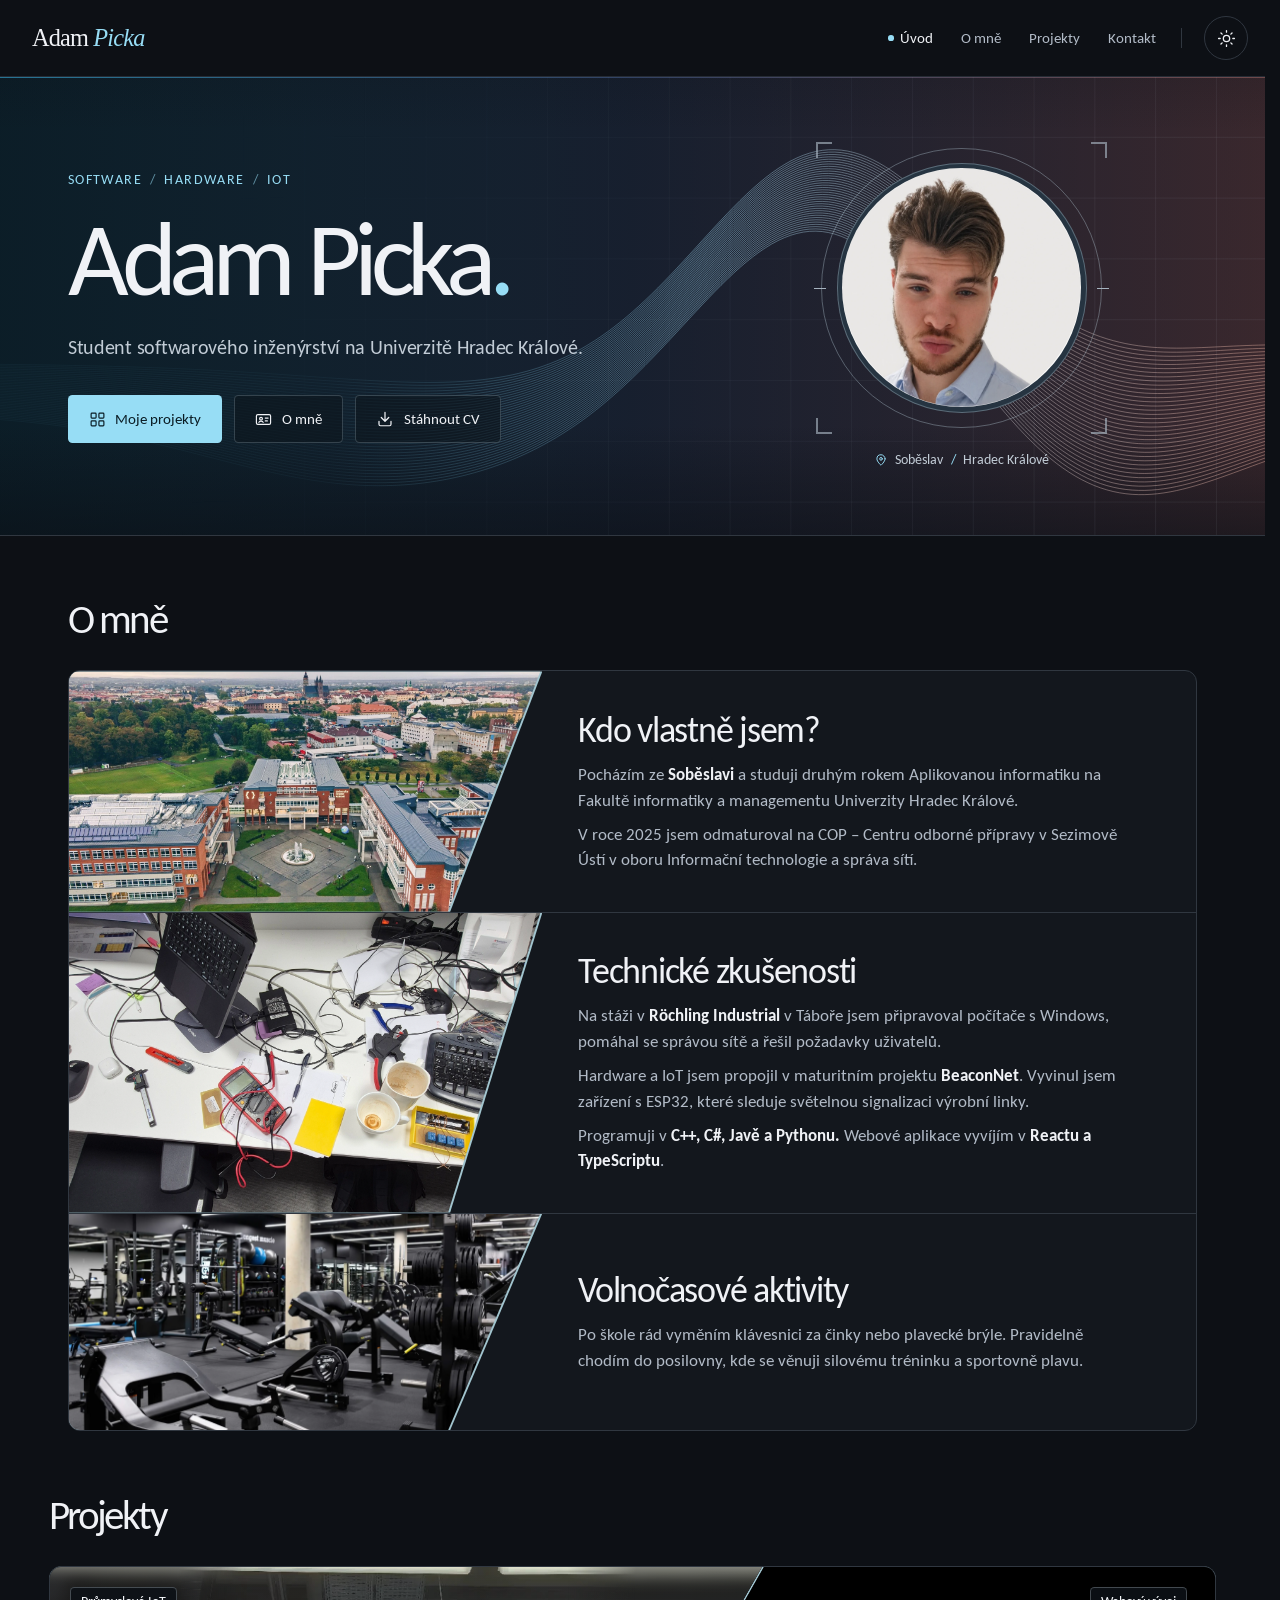
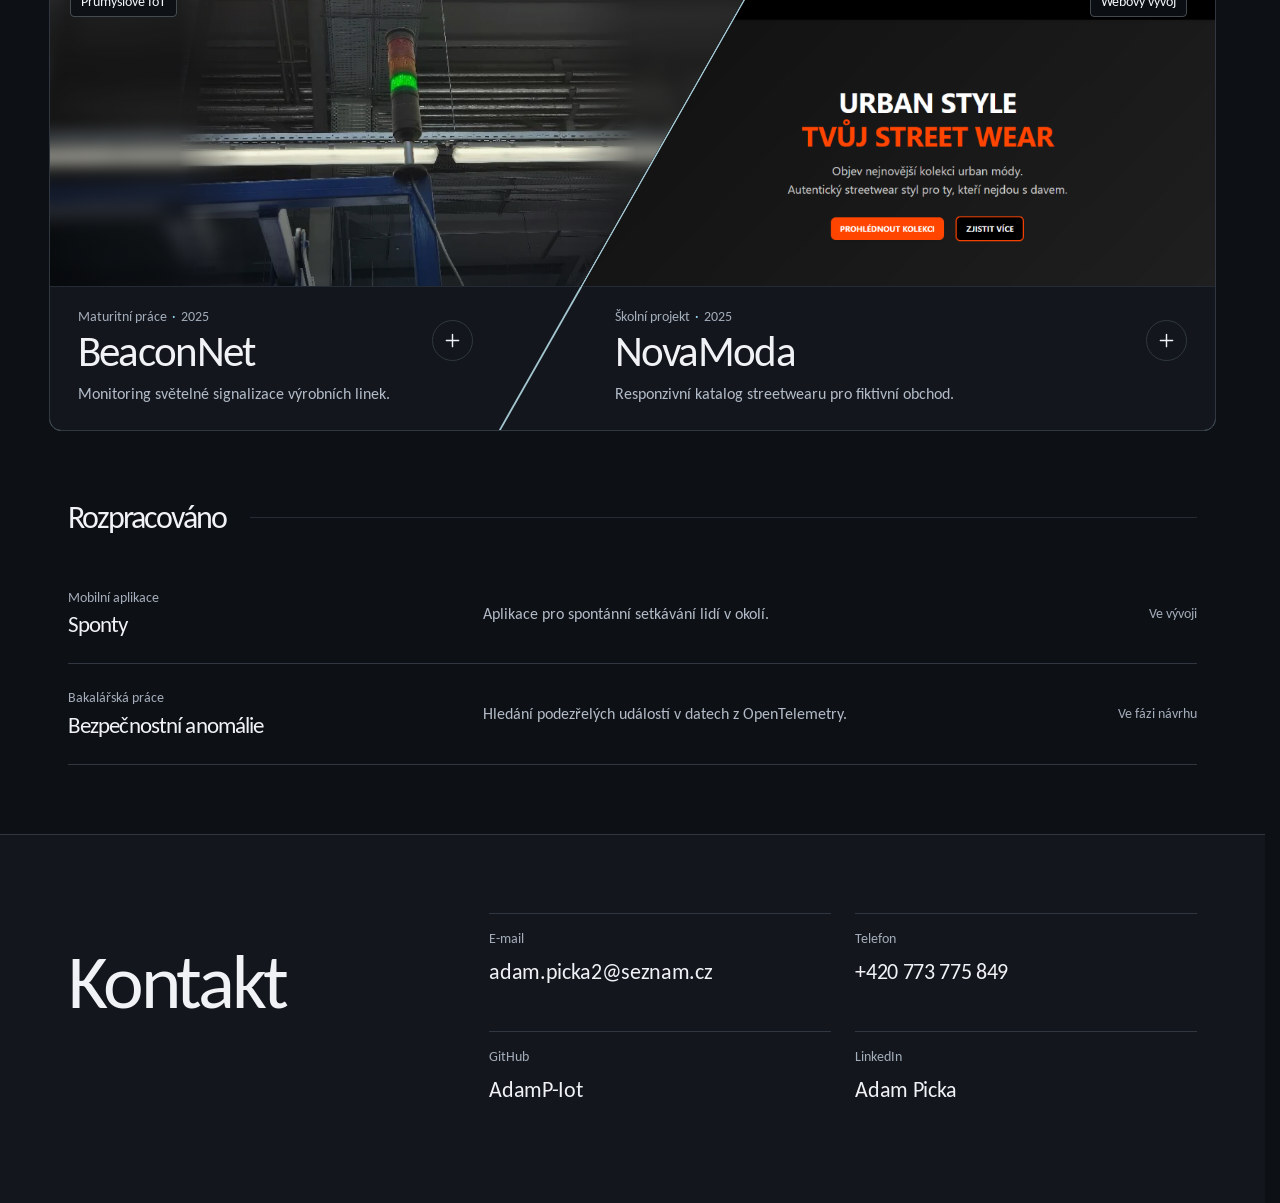
<file: index.html>
<!doctype html>
<html lang="cs" data-theme="dark">
  <head>
    <meta charset="utf-8">
    <meta name="viewport" content="width=device-width,initial-scale=1">
    <meta name="description" content="">
    <meta name="theme-color" content="#0d1015">
    <meta property="og:type" content="website">
    <meta property="og:locale" content="cs_CZ">
    <meta property="og:title" content="Adam Picka IoT a webový vývoj">
    <meta property="og:description" content="">
    <meta property="og:image:alt" content="Adam Picka">
    <link rel="icon" href="./favicon.svg" type="image/svg+xml">
    <title>Adam Picka · IoT a webový vývoj</title>
    <script>try{if(localStorage.getItem('ap-theme')==='light')document.documentElement.dataset.theme='light'}catch{}</script>
    <noscript><style>
      .theme-switch,.menu-switch{display:none!important}
      #site-nav{display:flex!important;position:static!important;gap:1rem;padding:0!important;border:0!important;box-shadow:none!important}
      #site-nav a::before{display:none}
      @media (width < 48rem){
        :root{--header-h:5.5rem}
        .masthead .header-inner{align-content:center;flex-wrap:wrap}
        .masthead .brand,.masthead .header-actions{position:static}
        .masthead .brand{min-height:2rem}
        .masthead .header-actions{width:100%}
      }
    </style></noscript>
    <script type="module" crossorigin src="./assets/index-wwc9DEKj.js"></script>
    <link rel="stylesheet" crossorigin href="./assets/index-CX_7yiS2.css">
  </head>
  <body><div id="root"><link rel="preload" as="image" href="./media/adam-picka.webp" fetchPriority="high"/><a class="skip-link" href="#projekty">Přeskočit na projekty</a><header class="masthead"><div class="shell header-inner"><div><a class="brand" href="#uvod">Adam <em>Picka</em></a></div><div class="header-actions"><nav aria-label="Hlavní navigace" id="site-nav"><a href="#uvod" aria-current="location">Úvod</a><a href="#o-mne">O mně</a><a href="#projekty">Projekty</a><a href="#kontakt">Kontakt</a></nav><button type="button" class="icon-button theme-switch" aria-label="Přepnout na světlý režim" title="Světlý režim"><svg class="sun-icon" width="19" height="19" viewBox="0 0 24 24" fill="none" stroke="currentColor" stroke-width="1.65" stroke-linecap="round" stroke-linejoin="round" aria-hidden="true" focusable="false"><circle cx="12" cy="12" r="4"></circle><path d="M12 2v2m0 16v2M2 12h2m16 0h2M5 5l1.5 1.5m11 11L19 19M19 5l-1.5 1.5m-11 11L5 19"></path></svg><svg class="moon-icon" width="19" height="19" viewBox="0 0 24 24" fill="none" stroke="currentColor" stroke-width="1.65" stroke-linecap="round" stroke-linejoin="round" aria-hidden="true" focusable="false"><path d="M20.5 13a8.5 8.5 0 0 1-9.4-9.5 9 9 0 1 0 9.4 9.5Z"></path></svg></button><button type="button" class="icon-button menu-switch" aria-expanded="false" aria-controls="site-nav" aria-label="Otevřít menu"><svg width="20" height="20" viewBox="0 0 24 24" fill="none" stroke="currentColor" stroke-width="1.65" stroke-linecap="round" stroke-linejoin="round" aria-hidden="true" focusable="false"><path d="M3 6h18M3 12h18M3 18h18"></path></svg></button></div></div></header><main><section class="hero" id="uvod" aria-labelledby="hero-name" tabindex="-1"><div class="hero-grid" aria-hidden="true"></div><canvas class="signal-field" aria-hidden="true"></canvas><div class="shell hero-inner"><div class="intro"><p class="kicker hero-kicker">Software <i>/</i> Hardware <i>/</i> IoT</p><h1 id="hero-name">Adam Picka<span>.</span></h1><p class="hero-copy">Student softwarového inženýrství na Univerzitě Hradec Králové.</p><div class="hero-actions"><a class="button button-primary" href="#projekty"><svg width="17" height="17" viewBox="0 0 24 24" fill="none" stroke="currentColor" stroke-width="1.65" stroke-linecap="round" stroke-linejoin="round" aria-hidden="true" focusable="false"><rect x="3" y="3" width="7" height="7" rx="1.2"></rect><rect x="14" y="3" width="7" height="7" rx="1.2"></rect><rect x="3" y="14" width="7" height="7" rx="1.2"></rect><rect x="14" y="14" width="7" height="7" rx="1.2"></rect></svg>Moje projekty</a><a class="button button-quiet" href="#o-mne"><svg width="17" height="17" viewBox="0 0 24 24" fill="none" stroke="currentColor" stroke-width="1.65" stroke-linecap="round" stroke-linejoin="round" aria-hidden="true" focusable="false"><rect x="2" y="5" width="20" height="14" rx="2"></rect><circle cx="8.5" cy="11" r="2"></circle><path d="M5.5 16c.6-2 5.4-2 6 0m3-6h4m-4 4h3"></path></svg>O mně</a><a class="button button-quiet" href="./Adam-Picka-CV.pdf" download="Adam-Picka-CV.pdf"><svg width="18" height="18" viewBox="0 0 24 24" fill="none" stroke="currentColor" stroke-width="1.65" stroke-linecap="round" stroke-linejoin="round" aria-hidden="true" focusable="false"><path d="M12 3v12m-5-5 5 5 5-5M4 15v4a2 2 0 0 0 2 2h12a2 2 0 0 0 2-2v-4"></path></svg>Stáhnout CV</a></div></div><div class="portrait-column"><div class="portrait-art"><div class="portrait-orbit" aria-hidden="true"></div><div class="portrait-frame"><img class="portrait" src="./media/adam-picka.webp" width="1254" height="1254" alt="Adam Picka" fetchPriority="high"/></div><span class="registration tl" aria-hidden="true"></span><span class="registration tr" aria-hidden="true"></span><span class="registration bl" aria-hidden="true"></span><span class="registration br" aria-hidden="true"></span></div><p class="location"><svg width="14" height="14" viewBox="0 0 24 24" fill="none" stroke="currentColor" stroke-width="1.65" stroke-linecap="round" stroke-linejoin="round" aria-hidden="true" focusable="false"><path d="M19 10c0 4.8-7 11-7 11S5 14.8 5 10a7 7 0 0 1 14 0Z"></path><circle cx="12" cy="10" r="2.3"></circle></svg>Soběslav <span>/</span> Hradec Králové</p></div></div></section><section class="about-section shell" id="o-mne" aria-labelledby="about-title" tabindex="-1"><div class="section-line"><h2 id="about-title">O mně</h2></div><div class="about-rows"><article class="about-row"><div class="about-photo"><img src="./media/about-studium.webp" alt="" width="960" height="640" loading="lazy" decoding="async"/></div><div class="about-copy"><h3>Kdo vlastně jsem?</h3><p>Pocházím ze <strong>Soběslavi</strong> a studuji druhým rokem Aplikovanou informatiku na Fakultě informatiky a managementu Univerzity Hradec Králové.</p><p>V roce 2025 jsem odmaturoval na COP – Centru odborné přípravy v Sezimově Ústí v oboru Informační technologie a správa sítí.</p></div></article><article class="about-row"><div class="about-photo"><img src="./media/about-technika.webp" alt="" width="960" height="640" loading="lazy" decoding="async"/></div><div class="about-copy"><h3>Technické zkušenosti</h3><p>Na stáži v <strong>Röchling Industrial</strong> v Táboře jsem připravoval počítače s Windows, pomáhal se správou sítě a řešil požadavky uživatelů.</p><p>Hardware a IoT jsem propojil v maturitním projektu <strong>BeaconNet</strong>. Vyvinul jsem zařízení s ESP32, které sleduje světelnou signalizaci výrobní linky.</p><p>Programuji v <strong>C++, C#, Javě a Pythonu.</strong> Webové aplikace vyvíjím v <strong>Reactu a TypeScriptu</strong>.</p></div></article><article class="about-row"><div class="about-photo"><img src="./media/about-plavani.webp" alt="" width="960" height="640" loading="lazy" decoding="async"/></div><div class="about-copy"><h3>Volnočasové aktivity</h3><p>Po škole rád vyměním klávesnici za činky nebo plavecké brýle. Pravidelně chodím do posilovny, kde se věnuji silovému tréninku a sportovně plavu.</p></div></article></div></section><section class="projects-section" id="projekty" aria-labelledby="projects-title" tabindex="-1"><div class="section-line showcase-shell"><h2 id="projects-title">Projekty</h2></div><div class="featured-grid showcase-shell"><article class="feature"><a class="project-card" href="./projekty/beaconnet.html" aria-label="Detail projektu BeaconNet"><div class="card-art art-beaconnet"><img class="factory-backdrop" src="./media/beaconnet.webp" alt="" aria-hidden="true" loading="lazy"/><img class="factory-image" src="./media/beaconnet.webp" alt="Zeleně svítící signální sloup na výrobní lince Röchling Industrial." width="644" height="857" loading="lazy"/><span class="project-category">Průmyslové IoT</span><div class="image-tags" aria-hidden="true"><span>ESP32</span><span>IoT</span><span>Open source</span></div></div><div class="card-caption"><div class="card-heading"><div class="project-meta">Maturitní práce<!-- --> <span>·</span> 2025</div><h3>BeaconNet</h3></div><span class="detail-symbol" aria-hidden="true"><svg width="21" height="21" viewBox="0 0 24 24" fill="none" stroke="currentColor" stroke-width="1.65" stroke-linecap="round" stroke-linejoin="round" aria-hidden="true" focusable="false"><path d="M12 5v14M5 12h14"></path></svg></span><p>Monitoring světelné signalizace výrobních linek.</p></div></a></article><article class="feature"><a class="project-card" href="./projekty/novamoda.html" aria-label="Detail projektu NovaModa"><div class="card-art art-novamoda"><img class="school-preview" src="./media/novamoda.webp" alt="Úvodní stránka NovaModa s oranžovým nadpisem Tvůj street wear." width="2047" height="450" loading="lazy"/><span class="project-category">Webový vývoj</span><div class="image-tags" aria-hidden="true"><span>HTML5</span><span>CSS</span><span>JavaScript</span></div></div><div class="card-caption"><div class="card-heading"><div class="project-meta">Školní projekt<!-- --> <span>·</span> 2025</div><h3>NovaModa</h3></div><span class="detail-symbol" aria-hidden="true"><svg width="21" height="21" viewBox="0 0 24 24" fill="none" stroke="currentColor" stroke-width="1.65" stroke-linecap="round" stroke-linejoin="round" aria-hidden="true" focusable="false"><path d="M12 5v14M5 12h14"></path></svg></span><p>Responzivní katalog streetwearu pro fiktivní obchod.</p></div></a></article></div><div class="work-section shell" aria-labelledby="work-title"><div class="section-line work-heading"><h2 id="work-title">Rozpracováno</h2><span class="heading-rule" aria-hidden="true"></span></div><div class="work-list"><article><a class="work-row" href="./projekty/sponty.html" aria-label="Detail projektu Sponty"><div class="work-name"><div class="project-meta">Mobilní aplikace</div><h3>Sponty</h3></div><p>Aplikace pro spontánní setkávání lidí v okolí.</p><span class="work-state">Ve vývoji</span></a></article><article><a class="work-row" href="./projekty/opentelemetry.html" aria-label="Detail projektu Bezpečnostní anomálie"><div class="work-name"><div class="project-meta">Bakalářská práce</div><h3>Bezpečnostní anomálie</h3></div><p>Hledání podezřelých událostí v datech z OpenTelemetry.</p><span class="work-state">Ve fázi návrhu</span></a></article></div></div></section><section class="contact" id="kontakt" aria-labelledby="contact-title" tabindex="-1"><div class="shell contact-inner"><h2 id="contact-title">Kontakt</h2><address><a class="contact-link" href="mailto:adam.picka2@seznam.cz"><small>E-mail</small><strong>adam.picka2@seznam.cz</strong></a><a class="contact-link" href="tel:+420773775849"><small>Telefon</small><strong>+420 773 775 849</strong></a><a class="contact-link" href="https://github.com/AdamP-Iot" target="_blank" rel="me noopener"><small>GitHub</small><strong>AdamP-Iot</strong></a><a class="contact-link" href="https://www.linkedin.com/in/adam-picka-798194388/" target="_blank" rel="me noopener"><small>LinkedIn</small><strong>Adam Picka</strong></a></address></div></section></main></div></body>
</html>
</file>
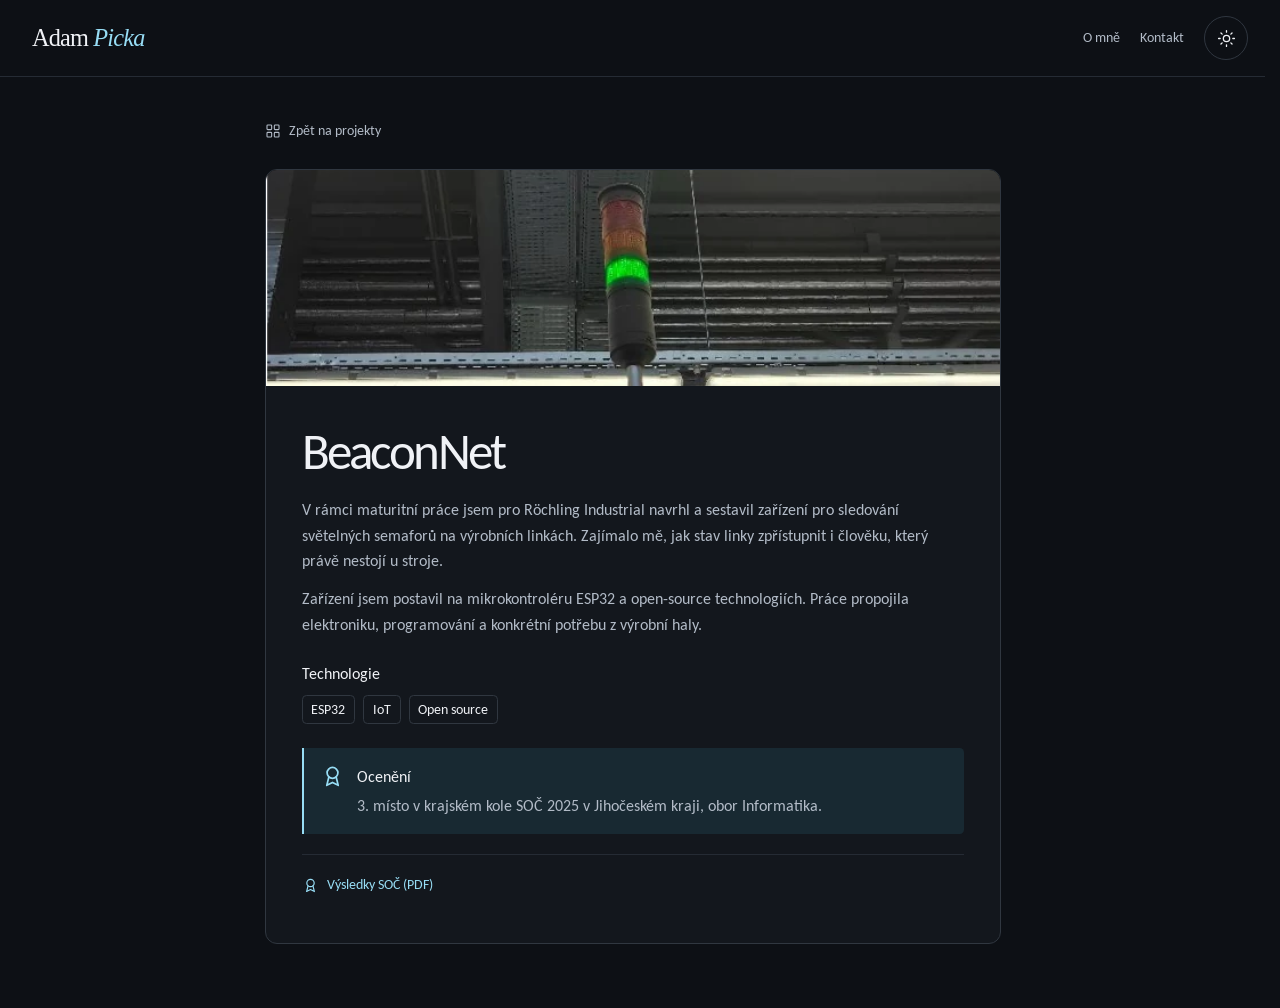
<file: projekty/beaconnet.html>
<!doctype html>
<html lang="cs" data-theme="dark">
  <head><base href="../">
    <meta charset="utf-8">
    <meta name="viewport" content="width=device-width,initial-scale=1">
    <meta name="description" content="Monitoring světelné signalizace výrobních linek.">
    <meta name="theme-color" content="#0d1015">
    <meta property="og:type" content="website">
    <meta property="og:locale" content="cs_CZ">
    <meta property="og:title" content="BeaconNet · Adam Picka">
    <meta property="og:description" content="Monitoring světelné signalizace výrobních linek.">
    <meta property="og:image:alt" content="Adam Picka">
    <link rel="icon" href="./favicon.svg" type="image/svg+xml">
    <title>BeaconNet · Adam Picka</title>
    <script>try{if(localStorage.getItem('ap-theme')==='light')document.documentElement.dataset.theme='light'}catch{}</script>
    <noscript><style>
      .theme-switch,.menu-switch{display:none!important}
      #site-nav{display:flex!important;position:static!important;gap:1rem;padding:0!important;border:0!important;box-shadow:none!important}
      #site-nav a::before{display:none}
      @media (width < 48rem){
        :root{--header-h:5.5rem}
        .masthead .header-inner{align-content:center;flex-wrap:wrap}
        .masthead .brand,.masthead .header-actions{position:static}
        .masthead .brand{min-height:2rem}
        .masthead .header-actions{width:100%}
      }
    </style></noscript>
    <script type="module" crossorigin src="./assets/index-wwc9DEKj.js"></script>
    <link rel="stylesheet" crossorigin href="./assets/index-CX_7yiS2.css">
  </head>
  <body><div id="root"><link rel="preload" as="image" href="./media/beaconnet.webp"/><header class="masthead"><div class="shell header-inner"><a class="brand" href="./#uvod">Adam <em>Picka</em></a><div class="header-actions detail-actions"><a class="text-link" href="./#o-mne">O mně</a><a class="text-link" href="./#kontakt">Kontakt</a><div id="detail-theme"><button type="button" class="icon-button theme-switch" aria-label="Přepnout na světlý režim" title="Světlý režim"><svg class="sun-icon" width="19" height="19" viewBox="0 0 24 24" fill="none" stroke="currentColor" stroke-width="1.65" stroke-linecap="round" stroke-linejoin="round" aria-hidden="true" focusable="false"><circle cx="12" cy="12" r="4"></circle><path d="M12 2v2m0 16v2M2 12h2m16 0h2M5 5l1.5 1.5m11 11L19 19M19 5l-1.5 1.5m-11 11L5 19"></path></svg><svg class="moon-icon" width="19" height="19" viewBox="0 0 24 24" fill="none" stroke="currentColor" stroke-width="1.65" stroke-linecap="round" stroke-linejoin="round" aria-hidden="true" focusable="false"><path d="M20.5 13a8.5 8.5 0 0 1-9.4-9.5 9 9 0 1 0 9.4 9.5Z"></path></svg></button></div></div></div></header><main class="standalone shell"><a class="text-link standalone-back" href="./#projekty"><svg width="16" height="16" viewBox="0 0 24 24" fill="none" stroke="currentColor" stroke-width="1.65" stroke-linecap="round" stroke-linejoin="round" aria-hidden="true" focusable="false"><rect x="3" y="3" width="7" height="7" rx="1.2"></rect><rect x="14" y="3" width="7" height="7" rx="1.2"></rect><rect x="3" y="14" width="7" height="7" rx="1.2"></rect><rect x="14" y="14" width="7" height="7" rx="1.2"></rect></svg>Zpět na projekty</a><article class="dialog-sheet"><div class="detail-art detail-art-beaconnet"><img alt="Zeleně svítící signální sloup na výrobní lince Röchling Industrial." src="./media/beaconnet.webp" width="644" height="857"/></div><div class="detail-inner"><h1 class="detail-title" id="detail-title">BeaconNet</h1><p class="detail-copy">V rámci maturitní práce jsem pro Röchling Industrial navrhl a sestavil zařízení pro sledování světelných semaforů na výrobních linkách. Zajímalo mě, jak stav linky zpřístupnit i člověku, který právě nestojí u stroje.</p><p class="detail-copy">Zařízení jsem postavil na mikrokontroléru ESP32 a open-source technologiích. Práce propojila elektroniku, programování a konkrétní potřebu z výrobní haly.</p><h3 class="detail-subtitle">Technologie</h3><ul class="tech-list"><li>ESP32</li><li>IoT</li><li>Open source</li></ul><div class="award-note"><svg width="25" height="25" viewBox="0 0 24 24" fill="none" stroke="currentColor" stroke-width="1.65" stroke-linecap="round" stroke-linejoin="round" aria-hidden="true" focusable="false"><circle cx="12" cy="8.5" r="5.2"></circle><path d="m8.5 12.5-2 8 5.5-2.8 5.5 2.8-2-8"></path></svg><div><strong>Ocenění</strong><p>3. místo v krajském kole SOČ 2025 v Jihočeském kraji, obor Informatika.</p></div></div><div class="detail-links"><a href="https://www.soc.cz/dokumenty/vysledkove_listiny/2025/2025-JHC.pdf" class="text-link" target="_blank" rel="noopener"><svg width="17" height="17" viewBox="0 0 24 24" fill="none" stroke="currentColor" stroke-width="1.65" stroke-linecap="round" stroke-linejoin="round" aria-hidden="true" focusable="false"><circle cx="12" cy="8.5" r="5.2"></circle><path d="m8.5 12.5-2 8 5.5-2.8 5.5 2.8-2-8"></path></svg>Výsledky SOČ (PDF)</a></div></div></article></main></div></body>
</html>
</file>
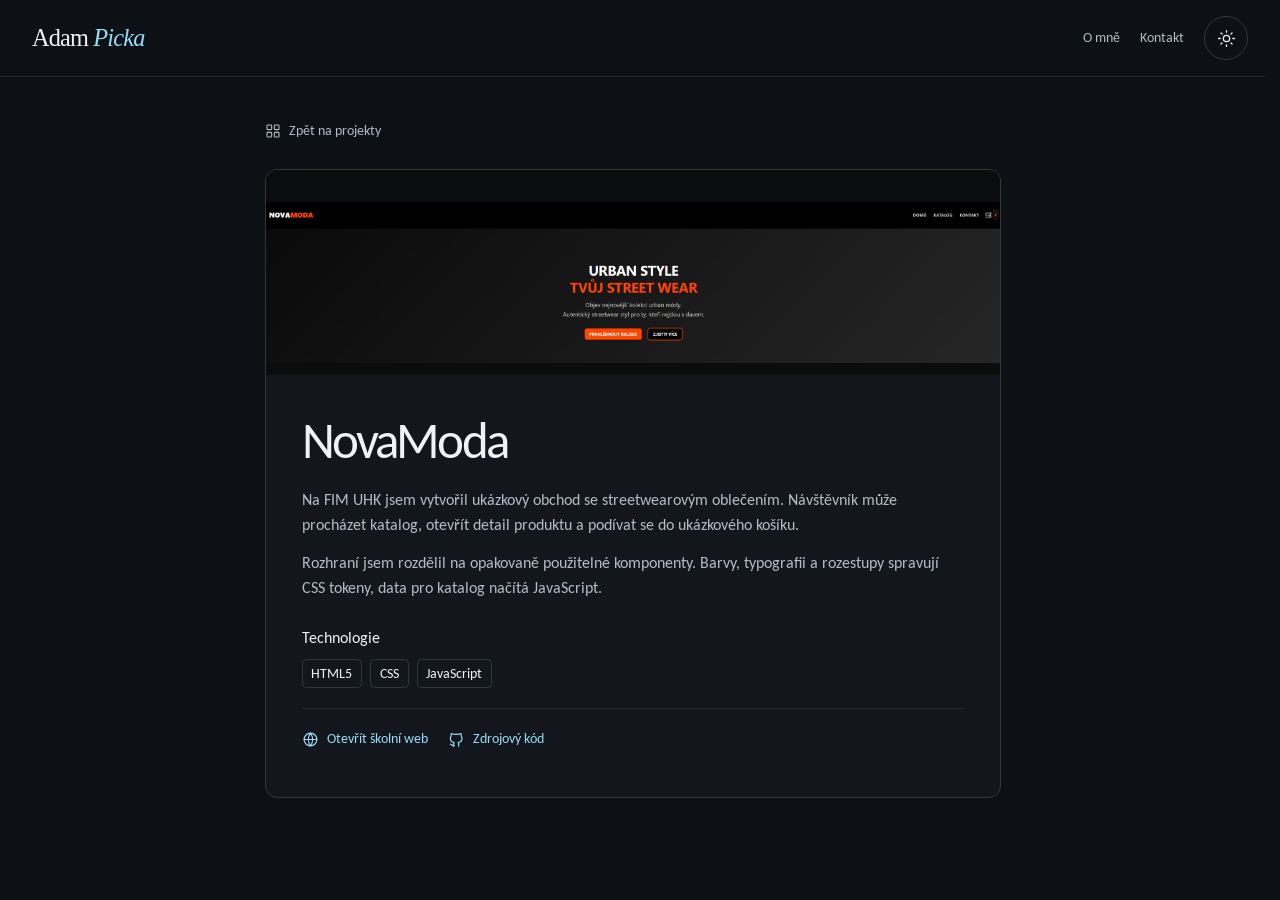
<file: projekty/novamoda.html>
<!doctype html>
<html lang="cs" data-theme="dark">
  <head><base href="../">
    <meta charset="utf-8">
    <meta name="viewport" content="width=device-width,initial-scale=1">
    <meta name="description" content="Responzivní katalog streetwearu pro fiktivní obchod.">
    <meta name="theme-color" content="#0d1015">
    <meta property="og:type" content="website">
    <meta property="og:locale" content="cs_CZ">
    <meta property="og:title" content="NovaModa · Adam Picka">
    <meta property="og:description" content="Responzivní katalog streetwearu pro fiktivní obchod.">
    <meta property="og:image:alt" content="Adam Picka">
    <link rel="icon" href="./favicon.svg" type="image/svg+xml">
    <title>NovaModa · Adam Picka</title>
    <script>try{if(localStorage.getItem('ap-theme')==='light')document.documentElement.dataset.theme='light'}catch{}</script>
    <noscript><style>
      .theme-switch,.menu-switch{display:none!important}
      #site-nav{display:flex!important;position:static!important;gap:1rem;padding:0!important;border:0!important;box-shadow:none!important}
      #site-nav a::before{display:none}
      @media (width < 48rem){
        :root{--header-h:5.5rem}
        .masthead .header-inner{align-content:center;flex-wrap:wrap}
        .masthead .brand,.masthead .header-actions{position:static}
        .masthead .brand{min-height:2rem}
        .masthead .header-actions{width:100%}
      }
    </style></noscript>
    <script type="module" crossorigin src="./assets/index-wwc9DEKj.js"></script>
    <link rel="stylesheet" crossorigin href="./assets/index-CX_7yiS2.css">
  </head>
  <body><div id="root"><link rel="preload" as="image" href="./media/novamoda.webp"/><header class="masthead"><div class="shell header-inner"><a class="brand" href="./#uvod">Adam <em>Picka</em></a><div class="header-actions detail-actions"><a class="text-link" href="./#o-mne">O mně</a><a class="text-link" href="./#kontakt">Kontakt</a><div id="detail-theme"><button type="button" class="icon-button theme-switch" aria-label="Přepnout na světlý režim" title="Světlý režim"><svg class="sun-icon" width="19" height="19" viewBox="0 0 24 24" fill="none" stroke="currentColor" stroke-width="1.65" stroke-linecap="round" stroke-linejoin="round" aria-hidden="true" focusable="false"><circle cx="12" cy="12" r="4"></circle><path d="M12 2v2m0 16v2M2 12h2m16 0h2M5 5l1.5 1.5m11 11L19 19M19 5l-1.5 1.5m-11 11L5 19"></path></svg><svg class="moon-icon" width="19" height="19" viewBox="0 0 24 24" fill="none" stroke="currentColor" stroke-width="1.65" stroke-linecap="round" stroke-linejoin="round" aria-hidden="true" focusable="false"><path d="M20.5 13a8.5 8.5 0 0 1-9.4-9.5 9 9 0 1 0 9.4 9.5Z"></path></svg></button></div></div></div></header><main class="standalone shell"><a class="text-link standalone-back" href="./#projekty"><svg width="16" height="16" viewBox="0 0 24 24" fill="none" stroke="currentColor" stroke-width="1.65" stroke-linecap="round" stroke-linejoin="round" aria-hidden="true" focusable="false"><rect x="3" y="3" width="7" height="7" rx="1.2"></rect><rect x="14" y="3" width="7" height="7" rx="1.2"></rect><rect x="3" y="14" width="7" height="7" rx="1.2"></rect><rect x="14" y="14" width="7" height="7" rx="1.2"></rect></svg>Zpět na projekty</a><article class="dialog-sheet"><div class="detail-art detail-art-novamoda"><img alt="Úvodní stránka NovaModa s oranžovým nadpisem Tvůj street wear." src="./media/novamoda.webp" width="2047" height="450"/></div><div class="detail-inner"><h1 class="detail-title" id="detail-title">NovaModa</h1><p class="detail-copy">Na FIM UHK jsem vytvořil ukázkový obchod se streetwearovým oblečením. Návštěvník může procházet katalog, otevřít detail produktu a podívat se do ukázkového košíku.</p><p class="detail-copy">Rozhraní jsem rozdělil na opakovaně použitelné komponenty. Barvy, typografii a rozestupy spravují CSS tokeny, data pro katalog načítá JavaScript.</p><h3 class="detail-subtitle">Technologie</h3><ul class="tech-list"><li>HTML5</li><li>CSS</li><li>JavaScript</li></ul><div class="detail-links"><a href="https://lide.uhk.cz/fim/student/pickaad1/" class="text-link" target="_blank" rel="noopener"><svg width="17" height="17" viewBox="0 0 24 24" fill="none" stroke="currentColor" stroke-width="1.65" stroke-linecap="round" stroke-linejoin="round" aria-hidden="true" focusable="false"><circle cx="12" cy="12" r="9"></circle><path d="M3 12h18m-9-9a16 16 0 0 1 0 18 16 16 0 0 1 0-18Z"></path></svg>Otevřít školní web</a><a href="https://github.com/AdamP-Iot/NovaModa" class="text-link" target="_blank" rel="noopener"><svg width="17" height="17" viewBox="0 0 24 24" fill="none" stroke="currentColor" stroke-width="1.65" stroke-linecap="round" stroke-linejoin="round" aria-hidden="true" focusable="false"><path d="M9 20.6c-4 .9-4-1.8-5.7-2.2m11.8 3v-3.1a2.8 2.8 0 0 0-.8-2.1c2.7-.3 5.5-1.3 5.5-6a4.7 4.7 0 0 0-1.3-3.3 4.4 4.4 0 0 0-.1-3.3s-1.1-.3-3.6 1.3a12 12 0 0 0-6.5 0C5.8 3.3 4.7 3.6 4.7 3.6a4.4 4.4 0 0 0-.1 3.3 4.7 4.7 0 0 0-1.3 3.3c0 4.7 2.8 5.7 5.5 6a2.8 2.8 0 0 0-.8 2.1v3.1"></path></svg>Zdrojový kód</a></div></div></article></main></div></body>
</html>
</file>
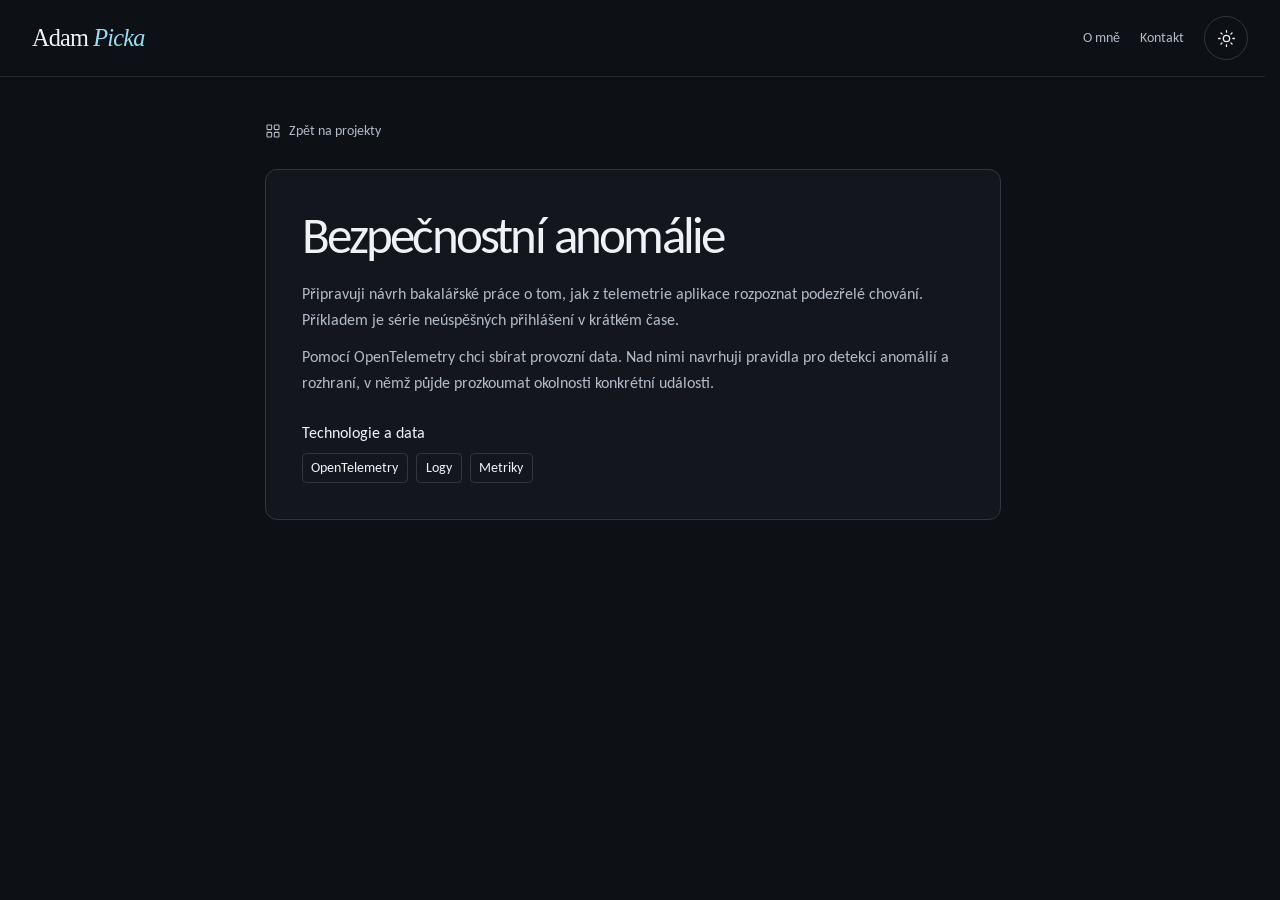
<file: projekty/opentelemetry.html>
<!doctype html>
<html lang="cs" data-theme="dark">
  <head><base href="../">
    <meta charset="utf-8">
    <meta name="viewport" content="width=device-width,initial-scale=1">
    <meta name="description" content="Hledání podezřelých událostí v datech z OpenTelemetry.">
    <meta name="theme-color" content="#0d1015">
    <meta property="og:type" content="website">
    <meta property="og:locale" content="cs_CZ">
    <meta property="og:title" content="Bezpečnostní anomálie · Adam Picka">
    <meta property="og:description" content="Hledání podezřelých událostí v datech z OpenTelemetry.">
    <meta property="og:image:alt" content="Adam Picka">
    <link rel="icon" href="./favicon.svg" type="image/svg+xml">
    <title>Bezpečnostní anomálie · Adam Picka</title>
    <script>try{if(localStorage.getItem('ap-theme')==='light')document.documentElement.dataset.theme='light'}catch{}</script>
    <noscript><style>
      .theme-switch,.menu-switch{display:none!important}
      #site-nav{display:flex!important;position:static!important;gap:1rem;padding:0!important;border:0!important;box-shadow:none!important}
      #site-nav a::before{display:none}
      @media (width < 48rem){
        :root{--header-h:5.5rem}
        .masthead .header-inner{align-content:center;flex-wrap:wrap}
        .masthead .brand,.masthead .header-actions{position:static}
        .masthead .brand{min-height:2rem}
        .masthead .header-actions{width:100%}
      }
    </style></noscript>
    <script type="module" crossorigin src="./assets/index-wwc9DEKj.js"></script>
    <link rel="stylesheet" crossorigin href="./assets/index-CX_7yiS2.css">
  </head>
  <body><div id="root"><header class="masthead"><div class="shell header-inner"><a class="brand" href="./#uvod">Adam <em>Picka</em></a><div class="header-actions detail-actions"><a class="text-link" href="./#o-mne">O mně</a><a class="text-link" href="./#kontakt">Kontakt</a><div id="detail-theme"><button type="button" class="icon-button theme-switch" aria-label="Přepnout na světlý režim" title="Světlý režim"><svg class="sun-icon" width="19" height="19" viewBox="0 0 24 24" fill="none" stroke="currentColor" stroke-width="1.65" stroke-linecap="round" stroke-linejoin="round" aria-hidden="true" focusable="false"><circle cx="12" cy="12" r="4"></circle><path d="M12 2v2m0 16v2M2 12h2m16 0h2M5 5l1.5 1.5m11 11L19 19M19 5l-1.5 1.5m-11 11L5 19"></path></svg><svg class="moon-icon" width="19" height="19" viewBox="0 0 24 24" fill="none" stroke="currentColor" stroke-width="1.65" stroke-linecap="round" stroke-linejoin="round" aria-hidden="true" focusable="false"><path d="M20.5 13a8.5 8.5 0 0 1-9.4-9.5 9 9 0 1 0 9.4 9.5Z"></path></svg></button></div></div></div></header><main class="standalone shell"><a class="text-link standalone-back" href="./#projekty"><svg width="16" height="16" viewBox="0 0 24 24" fill="none" stroke="currentColor" stroke-width="1.65" stroke-linecap="round" stroke-linejoin="round" aria-hidden="true" focusable="false"><rect x="3" y="3" width="7" height="7" rx="1.2"></rect><rect x="14" y="3" width="7" height="7" rx="1.2"></rect><rect x="3" y="14" width="7" height="7" rx="1.2"></rect><rect x="14" y="14" width="7" height="7" rx="1.2"></rect></svg>Zpět na projekty</a><article class="dialog-sheet"><div class="detail-inner"><h1 class="detail-title" id="detail-title">Bezpečnostní anomálie</h1><p class="detail-copy">Připravuji návrh bakalářské práce o tom, jak z telemetrie aplikace rozpoznat podezřelé chování. Příkladem je série neúspěšných přihlášení v krátkém čase.</p><p class="detail-copy">Pomocí OpenTelemetry chci sbírat provozní data. Nad nimi navrhuji pravidla pro detekci anomálií a rozhraní, v němž půjde prozkoumat okolnosti konkrétní události.</p><h3 class="detail-subtitle">Technologie a data</h3><ul class="tech-list"><li>OpenTelemetry</li><li>Logy</li><li>Metriky</li></ul></div></article></main></div></body>
</html>
</file>
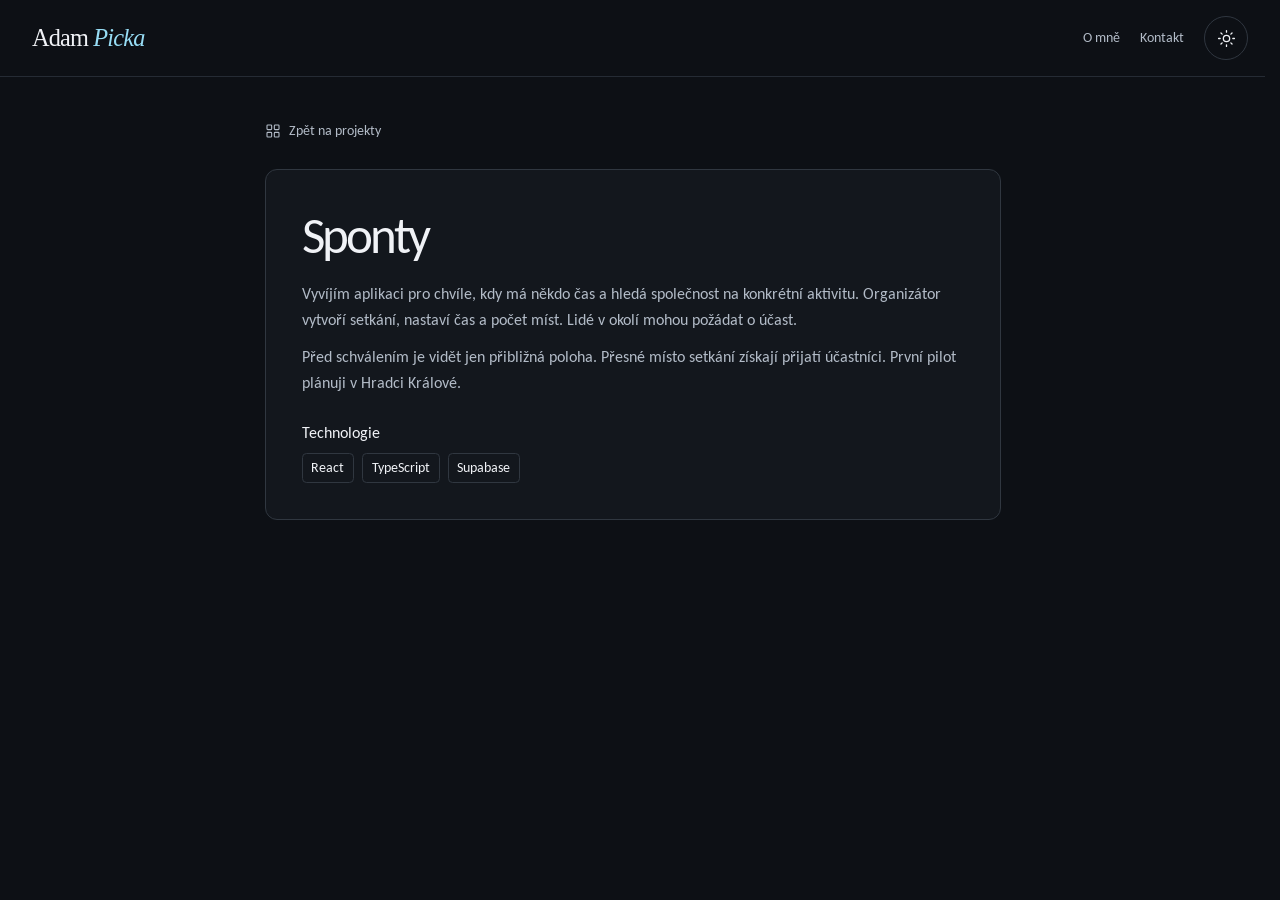
<file: projekty/sponty.html>
<!doctype html>
<html lang="cs" data-theme="dark">
  <head><base href="../">
    <meta charset="utf-8">
    <meta name="viewport" content="width=device-width,initial-scale=1">
    <meta name="description" content="Aplikace pro spontánní setkávání lidí v okolí.">
    <meta name="theme-color" content="#0d1015">
    <meta property="og:type" content="website">
    <meta property="og:locale" content="cs_CZ">
    <meta property="og:title" content="Sponty · Adam Picka">
    <meta property="og:description" content="Aplikace pro spontánní setkávání lidí v okolí.">
    <meta property="og:image:alt" content="Adam Picka">
    <link rel="icon" href="./favicon.svg" type="image/svg+xml">
    <title>Sponty · Adam Picka</title>
    <script>try{if(localStorage.getItem('ap-theme')==='light')document.documentElement.dataset.theme='light'}catch{}</script>
    <noscript><style>
      .theme-switch,.menu-switch{display:none!important}
      #site-nav{display:flex!important;position:static!important;gap:1rem;padding:0!important;border:0!important;box-shadow:none!important}
      #site-nav a::before{display:none}
      @media (width < 48rem){
        :root{--header-h:5.5rem}
        .masthead .header-inner{align-content:center;flex-wrap:wrap}
        .masthead .brand,.masthead .header-actions{position:static}
        .masthead .brand{min-height:2rem}
        .masthead .header-actions{width:100%}
      }
    </style></noscript>
    <script type="module" crossorigin src="./assets/index-wwc9DEKj.js"></script>
    <link rel="stylesheet" crossorigin href="./assets/index-CX_7yiS2.css">
  </head>
  <body><div id="root"><header class="masthead"><div class="shell header-inner"><a class="brand" href="./#uvod">Adam <em>Picka</em></a><div class="header-actions detail-actions"><a class="text-link" href="./#o-mne">O mně</a><a class="text-link" href="./#kontakt">Kontakt</a><div id="detail-theme"><button type="button" class="icon-button theme-switch" aria-label="Přepnout na světlý režim" title="Světlý režim"><svg class="sun-icon" width="19" height="19" viewBox="0 0 24 24" fill="none" stroke="currentColor" stroke-width="1.65" stroke-linecap="round" stroke-linejoin="round" aria-hidden="true" focusable="false"><circle cx="12" cy="12" r="4"></circle><path d="M12 2v2m0 16v2M2 12h2m16 0h2M5 5l1.5 1.5m11 11L19 19M19 5l-1.5 1.5m-11 11L5 19"></path></svg><svg class="moon-icon" width="19" height="19" viewBox="0 0 24 24" fill="none" stroke="currentColor" stroke-width="1.65" stroke-linecap="round" stroke-linejoin="round" aria-hidden="true" focusable="false"><path d="M20.5 13a8.5 8.5 0 0 1-9.4-9.5 9 9 0 1 0 9.4 9.5Z"></path></svg></button></div></div></div></header><main class="standalone shell"><a class="text-link standalone-back" href="./#projekty"><svg width="16" height="16" viewBox="0 0 24 24" fill="none" stroke="currentColor" stroke-width="1.65" stroke-linecap="round" stroke-linejoin="round" aria-hidden="true" focusable="false"><rect x="3" y="3" width="7" height="7" rx="1.2"></rect><rect x="14" y="3" width="7" height="7" rx="1.2"></rect><rect x="3" y="14" width="7" height="7" rx="1.2"></rect><rect x="14" y="14" width="7" height="7" rx="1.2"></rect></svg>Zpět na projekty</a><article class="dialog-sheet"><div class="detail-inner"><h1 class="detail-title" id="detail-title">Sponty</h1><p class="detail-copy">Vyvíjím aplikaci pro chvíle, kdy má někdo čas a hledá společnost na konkrétní aktivitu. Organizátor vytvoří setkání, nastaví čas a počet míst. Lidé v okolí mohou požádat o účast.</p><p class="detail-copy">Před schválením je vidět jen přibližná poloha. Přesné místo setkání získají přijatí účastníci. První pilot plánuji v Hradci Králové.</p><h3 class="detail-subtitle">Technologie</h3><ul class="tech-list"><li>React</li><li>TypeScript</li><li>Supabase</li></ul></div></article></main></div></body>
</html>
</file>
<file: assets/index-CX_7yiS2.css>
@font-face{font-family:Carlito;font-style:normal;font-display:swap;font-weight:400;src:url(./carlito-latin-400-normal-R-CeALMm.woff2) format("woff2"),url(./carlito-latin-400-normal-jEGHVXAP.woff) format("woff")}@font-face{font-family:Carlito;font-style:normal;font-display:swap;font-weight:400;src:url(./carlito-latin-ext-400-normal-DPZWia0-.woff2) format("woff2"),url(./carlito-latin-ext-400-normal-D112-ed2.woff) format("woff")}@font-face{font-family:Carlito;font-style:normal;font-display:swap;font-weight:700;src:url(./carlito-latin-700-normal-DQ6DOkPk.woff2) format("woff2"),url(./carlito-latin-700-normal-CjG3MLqY.woff) format("woff")}@font-face{font-family:Carlito;font-style:normal;font-display:swap;font-weight:700;src:url(./carlito-latin-ext-700-normal-D2WO8ap1.woff2) format("woff2"),url(./carlito-latin-ext-700-normal-9QIvu-gI.woff) format("woff")}:root{color-scheme:dark;--gradient-blue: #2f8fb5;--gradient-slate: #3b4e75;--gradient-clay: #825555;--brand-gradient: linear-gradient(90deg, rgba(47, 143, 181, 1) 0%, rgba(59, 78, 117, 1) 50%, rgba(130, 85, 85, 1) 100%);--bg: #0d1015;--surface: #13171d;--surface-high: #1c222a;--header: #0d1015;--text: #f0f2f6;--muted: #b2bbc7;--subtle: #a4adba;--line: #303740;--fine: #252b34;--accent: #97ddf5;--accent-strong: #b4eaff;--accent-ink: #0a1c24;--tag-bg: #182932;--warm: #e0b0a1;--warm-bg: #2a2223;--hero-overlay: linear-gradient(90deg, rgba(8,17,24,.9) 0%, rgba(12,17,25,.77) 49%, rgba(23,18,26,.68) 100%);--hero-vignette: linear-gradient(0deg, rgba(10,14,20,.54), transparent 24%, transparent 88%, rgba(10,14,20,.15));--wire-left: rgba(110,201,231,.055);--wire-mid: rgba(151,205,231,.51);--wire-right: rgba(235,178,161,.5);--grid-ink: rgba(200,216,230,.07);--art-mark: #a6b3bf;--orbit: rgba(192,217,229,.34);--cut: rgba(197,217,226,.22);--portrait-base: #263441;--photo-edge: #10161d;--hero-copy: #c2ccd6;--hero-secondary-bg: rgba(13,21,28,.58);--art-text: #f4f7fa;--photo-label: rgba(13,18,24,.87);--photo-shade: rgba(12,16,23,.8);--photo-filter: linear-gradient(180deg, rgba(9,17,24,.13), transparent 52%, rgba(5,12,19,.32));--browser-body: #0b0c0e;--shadow: rgba(0,0,0,.32);--scrim: rgba(5,9,14,.78);--on-dark-accent: #b3e9f9;--on-dark-line: rgba(224,237,247,.26);--font: Calibri, Carlito, "Segoe UI", Arial, sans-serif;--brand-font: Georgia, Cambria, "Times New Roman", serif;--type-brand: clamp(1.28rem, 1.08rem + .55vw, 1.55rem);--type-about-title: clamp(1.3rem, 1rem + 1.55vw, 2.3rem);--about-cut: clamp(.9rem, 7.2vw, 7.25rem);--about-photo-share: 30%;--about-inset: clamp(.75rem, 2.8vw, 2.75rem);--about-copy-width: 61ch;--u1: .25rem;--u2: .5rem;--u3: .75rem;--u4: 1rem;--u5: 1.25rem;--u6: 1.5rem;--u7: 1.75rem;--u8: 2rem;--u9: 2.25rem;--u10: 2.5rem;--u12: 3rem;--u14: 3.5rem;--u16: 4rem;--u18: 4.5rem;--u20: 5rem;--u24: 6rem;--gutter: clamp(1.25rem, 5.3vw, 5.5rem);--shell: 79rem;--showcase-max: 120rem;--showcase-gutter: clamp(1rem, 3.8vw, 5rem);--feature-media-height: clamp(17rem, 25vw, 29rem);--feature-caption-height: clamp(8.5rem, 10vw, 10.25rem);--feature-inset: clamp(1.25rem, 2.2vw, 2.75rem);--feature-seam: #a2c5cf;--feature-seam-width: 2px;--stack-cut: clamp(1rem, 4vw, 1.75rem);--header-h: 4rem;--section-space: clamp(3rem, 4.8vw, 4.75rem);--type-meta: .875rem;--type-small: .875rem;--type-body: 1rem;--type-intro: clamp(1.0625rem, 1.55vw, 1.28rem);--type-name: clamp(3.75rem, 13.4vw, 6.65rem);--type-section: clamp(2.05rem, 3.2vw, 3.05rem);--type-project: clamp(2rem, 3.35vw, 3.75rem);--type-contact-heading: clamp(3.1rem, 6vw, 6.5rem);--type-contact-value: clamp(1.2rem, 1.7vw, 1.65rem);--type-work: clamp(1.18rem, 1.8vw, 1.52rem);--radius-sm: .28rem;--radius: .5rem;--radius-lg: .75rem;--stroke: 1px;--ease: cubic-bezier(.22,.72,.23,1);--quick: .16s;--motion: .32s;--slow: .56s}:root[data-theme=light]{color-scheme:light;--bg: #f4f6f8;--surface: #fff;--surface-high: #e8eef2;--header: #f8fafb;--text: #16202b;--muted: #435462;--subtle: #526370;--line: #bdc8d1;--fine: #d4dde2;--accent: #185d78;--accent-strong: #114964;--accent-ink: #fff;--tag-bg: #dcecf2;--warm: #78483c;--warm-bg: #efe3de;--hero-overlay: linear-gradient(90deg, rgba(246,250,252,.9), rgba(241,245,250,.84) 46%, rgba(249,243,244,.74) 100%);--hero-vignette: linear-gradient(0deg, rgba(238,242,245,.4), transparent 26%);--wire-left: rgba(43,116,143,.07);--wire-mid: rgba(50,105,135,.4);--wire-right: rgba(146,92,83,.48);--grid-ink: rgba(43,85,107,.1);--art-mark: #506477;--feature-seam: #477184;--orbit: rgba(66,91,116,.4);--cut: rgba(68,91,110,.32);--portrait-base: #d8e0e5;--photo-edge: #e9edf0;--hero-copy: #374b5b;--hero-secondary-bg: rgba(249,251,252,.6);--shadow: rgba(15,25,38,.19);--scrim: rgba(13,22,30,.62)}@media(min-width:48rem){:root{--header-h: 4.75rem;--type-name: clamp(5.25rem, 8.18vw, 8.4rem)}}*,*:before,*:after{box-sizing:border-box}html{scroll-behavior:smooth;scroll-padding-top:var(--header-h);scrollbar-gutter:stable}html.dialog-open{overflow:hidden}body{margin:0;background:var(--bg);color:var(--text);font:400 var(--type-body)/1.6 var(--font);-webkit-font-smoothing:antialiased}h1,h2,h3,p,figure{margin:0}a{color:inherit;text-decoration:none}button{font:inherit;color:inherit;cursor:pointer}button,a{-webkit-tap-highlight-color:transparent;touch-action:manipulation}img,canvas{display:block}svg{flex:none}::selection{background:var(--accent);color:var(--accent-ink)}:focus-visible{outline:2px solid var(--accent);outline-offset:4px}section[tabindex="-1"]:focus{outline:none}.shell{width:min(calc(100% - var(--gutter)*2),var(--shell));margin-inline:auto}.sr-only,.skip-link:not(:focus){position:absolute;width:1px;height:1px;padding:0;margin:-1px;overflow:hidden;clip-path:inset(50%);white-space:nowrap;border:0}.skip-link:focus{position:fixed;z-index:40;top:var(--u3);left:var(--u3);padding:var(--u2) var(--u4);background:var(--accent);color:var(--accent-ink);border-radius:var(--radius-sm)}.masthead{position:sticky;z-index:8;top:0;background:var(--header);border-bottom:var(--stroke) solid var(--fine)}.header-inner,.header-actions,.brand{display:flex;align-items:center}.header-inner{justify-content:space-between;min-height:var(--header-h)}.brand{min-height:2.75rem;gap:.22em;white-space:nowrap;font:400 var(--type-brand)/1.1 var(--brand-font);letter-spacing:-.035em;position:fixed;left:var(--u8);top:var(--u4)}.brand em{color:var(--accent)}.header-actions{gap:var(--u2);position:fixed;right:var(--u8);top:var(--u4)}.icon-button{display:inline-grid;place-items:center;width:2.75rem;height:2.75rem;border:var(--stroke) solid var(--line);border-radius:50%;color:var(--text);background:transparent;transition:background var(--quick),border-color var(--quick),color var(--quick)}.icon-button:hover{background:var(--surface-high);border-color:var(--subtle)}.menu-switch{border:0;border-radius:var(--radius-sm)}.moon-icon,[data-theme=light] .sun-icon{display:none}[data-theme=light] .moon-icon{display:block}#site-nav{display:none;position:absolute;top:100%;left:0;right:0;background:var(--header);border-block:1px solid var(--line);padding:var(--u3) var(--gutter);box-shadow:0 1rem var(--u8) var(--shadow)}#site-nav[data-open]{display:grid}#site-nav a{display:flex;width:max-content;gap:var(--u2);align-items:center;min-height:44px;color:var(--muted);font-size:.9375rem;font-weight:200}#site-nav a:is([aria-current],:hover,:focus-visible){color:var(--text)}#site-nav a,.detail-actions>.text-link{position:relative;transition:color var(--quick)}#site-nav a:before{content:"";position:absolute;left:calc(-1 * var(--u3));width:.36rem;height:.36rem;background:var(--accent);border-radius:50%;opacity:0;transform:scale(.4);transition:opacity var(--quick),transform var(--motion) var(--ease)}#site-nav a[aria-current]:before{opacity:1;transform:scale(1)}#site-nav a:after,.detail-actions>.text-link:after{content:"";position:absolute;inset:auto 0 var(--u2);height:var(--stroke);background:var(--accent);transform:scaleX(0);transform-origin:left;transition:transform var(--motion) var(--ease)}#site-nav a:is(:hover,:focus-visible):after,.detail-actions>.text-link:is(:hover,:focus-visible):after{transform:scaleX(1)}@media not (min-width:48rem){.brand,.header-actions{top:calc((var(--header-h) - 2.75rem) / 2)}.brand{left:var(--gutter)}.header-actions{right:var(--gutter)}#site-nav{position:fixed;inset:calc(var(--header-h) + var(--stroke)) 0 auto;max-height:calc(100dvh - var(--header-h));overflow-y:auto;padding-inline:calc(var(--gutter) + var(--u3))}#site-nav[data-open]{animation:nav-open var(--quick) var(--ease) both}@keyframes nav-open{0%{opacity:0;transform:translateY(calc(-1 * var(--u2)))}to{opacity:1;transform:none}}}.hero{position:relative;isolation:isolate;overflow:hidden;background-color:var(--gradient-blue);background-image:var(--hero-vignette),var(--hero-overlay),var(--brand-gradient);border-bottom:1px solid var(--line)}.hero:before{content:"";position:absolute;z-index:-1;inset:0 0 auto;height:1px;background:var(--brand-gradient);opacity:.76}.hero-grid{position:absolute;z-index:-1;inset:0;pointer-events:none;background-image:linear-gradient(90deg,var(--grid-ink) 1px,transparent 1px),linear-gradient(0deg,var(--grid-ink) 1px,transparent 1px);background-size:3.8rem 3.8rem;-webkit-mask-image:linear-gradient(100deg,transparent 16%,#000 94%);mask-image:linear-gradient(100deg,transparent 16%,#000 94%)}.signal-field{position:absolute;z-index:-1;inset:0;width:100%;height:100%;pointer-events:none}.hero-inner{display:grid;grid-template-areas:"copy" "art";align-items:center;gap:var(--u9);padding-block:var(--u12) var(--u8)}.intro{grid-area:copy;min-width:0}.kicker,.project-meta,.detail-eyebrow{font-size:var(--type-meta)}.hero-kicker{display:flex;gap:var(--u2);align-items:center;color:var(--accent);text-transform:uppercase;letter-spacing:.1em}.hero-kicker i{font-style:normal;opacity:.6}.signal-rule{display:inline-block;width:var(--u7);height:2px;flex:none;background:var(--accent)}h1{font-size:var(--type-name);letter-spacing:-.07em;word-spacing:.02em;line-height:1;font-weight:320;margin:var(--u4) 0 var(--u5)}h1 span{color:var(--accent)}.hero-copy{max-width:33rem;color:var(--hero-copy);font-size:var(--type-intro);line-height:1.57;letter-spacing:-.014em;text-wrap:pretty}.hero-actions{display:flex;align-items:center;flex-wrap:wrap;gap:var(--u3);margin-top:var(--u7)}.button{display:inline-flex;align-items:center;justify-content:center;gap:.6rem;min-height:2.825rem;padding:.66rem 1.12rem;font-weight:200;font-size:.94rem;border:1px solid transparent;border-radius:var(--radius-sm);transition:background var(--quick),transform var(--quick) var(--ease),border-color var(--quick)}.button-primary{background:var(--accent);color:var(--accent-ink)}.button-primary:hover{background:var(--accent-strong);transform:translateY(-2px)}.button-quiet{border-color:var(--cut);background:var(--hero-secondary-bg)}.button-quiet:hover{border-color:var(--accent);transform:translateY(-2px)}.portrait-column{grid-area:art;grid-template-columns:minmax(0,1fr);min-width:0;width:min(100%,12rem);display:grid;justify-items:center;gap:var(--u3);margin-inline:auto}.portrait-art{width:100%;aspect-ratio:1;position:relative;display:grid;place-items:center}.portrait-frame{width:85.5%;aspect-ratio:1;border:1px solid var(--orbit);border-radius:50%;padding:.28rem;background:var(--portrait-base);transform:perspective(46rem) rotateX(var(--tilt-y,0deg)) rotateY(var(--tilt-x,0deg));transition:transform var(--motion) var(--ease)}.portrait{width:100%;height:100%;border-radius:50%;object-fit:cover}.portrait-orbit{width:95%;aspect-ratio:1;position:absolute;border:1px solid var(--orbit);border-radius:50%}.portrait-orbit:before,.portrait-orbit:after{content:"";position:absolute;height:1px;width:var(--u3);top:50%;background:var(--art-mark)}.portrait-orbit:before{left:calc(var(--u2)*-1)}.portrait-orbit:after{right:calc(var(--u2)*-1)}.registration{position:absolute;width:.64rem;height:.64rem;color:var(--art-mark);opacity:.82}.registration:before,.registration:after{position:absolute;content:"";background:currentColor}.portrait-art .registration{width:1rem;height:1rem;color:var(--art-mark);opacity:.65;transition:transform var(--motion) var(--ease),color var(--motion),opacity var(--motion)}.registration.tl{border-top:2px solid;border-left:2px solid}.registration.tr{border-top:2px solid;border-right:2px solid}.registration.bl{border-bottom:2px solid;border-left:2px solid}.registration.br{border-bottom:2px solid;border-right:2px solid}.tl{top:0;left:0}.tr{top:0;right:0}.bl{bottom:0;left:0}.br{bottom:0;right:0}.location{display:flex;align-items:center;gap:.45rem;white-space:nowrap;color:var(--hero-copy);font:400 var(--type-meta)/1.4 var(--font)}.location svg,.location span{color:var(--accent)}.about-section{padding-top:var(--section-space)}.about-rows{border:var(--stroke) solid var(--line);border-radius:var(--radius-lg);overflow:hidden;background:var(--surface)}.about-row{display:grid;grid-template-columns:var(--about-photo-share) minmax(0,1fr)}.about-row+.about-row{border-top:var(--stroke) solid var(--line)}.about-photo{position:relative;background:var(--feature-seam);clip-path:polygon(0 0,100% 0,calc(100% - var(--about-cut)) 100%,0 100%)}.about-photo img{position:absolute;inset:0;width:100%;height:100%;object-fit:cover;object-position:var(--about-focus, 50% 50%);clip-path:polygon(0 0,calc(100% - var(--feature-seam-width)) 0,calc(100% - var(--about-cut) - var(--feature-seam-width)) 100%,0 100%)}.about-row:nth-child(1){--about-focus: 80% 60%}.about-row:nth-child(2){--about-focus: 30% 40%}.about-row:nth-child(3){--about-focus: 30% 55%}.about-copy{align-self:center;min-width:0;padding:clamp(1.25rem,3vw,2.75rem) var(--about-inset);overflow-wrap:break-word}.about-copy h3{font-size:var(--type-about-title);font-weight:400;line-height:1.12;letter-spacing:-.035em;text-wrap:balance}.about-copy p{max-width:var(--about-copy-width);margin-top:var(--u3);color:var(--muted);font-size:var(--type-body);line-height:1.52}.about-copy p+p{margin-top:var(--u2)}.about-copy strong{color:var(--text);font-weight:700}@media(min-width:36rem){.about-section{--about-photo-share: 40%}.about-row{min-height:clamp(11.5rem,17vw,14.5rem)}}@media(min-width:62rem){.about-section{--about-photo-share: 42%}.about-copy p{font-size:1.0625rem}}.projects-section{padding-top:var(--section-space);padding-bottom:calc(var(--section-space) + var(--u2))}.section-line{display:flex;justify-content:space-between;align-items:center;gap:var(--u4);margin-bottom:var(--u6)}h2{font-size:var(--type-section);font-weight:300;line-height:1.1;letter-spacing:-.062em;text-wrap:balance}.text-link{display:inline-flex;align-items:center;gap:var(--u2);min-height:44px;color:var(--muted);font-size:var(--type-small);font-weight:200}.text-link:hover{color:var(--accent)}.showcase-shell{width:min(calc(100% - 2 * var(--showcase-gutter)),var(--showcase-max));margin-inline:auto}.featured-grid{display:grid;isolation:isolate;overflow:hidden;border:var(--stroke) solid var(--line);border-radius:var(--radius-lg);background:var(--feature-seam)}.feature,.project-card{min-width:0}.project-card{display:flex;flex-direction:column;height:100%;background:var(--surface)}.project-card:is(:hover,:focus-visible) h3{color:var(--accent)}.project-card:focus-visible h3{text-decoration:underline;text-underline-offset:.12em}.card-art{position:relative;isolation:isolate;overflow:hidden;height:clamp(14.5rem,62vw,22rem);border-bottom:var(--stroke) solid var(--fine)}.art-beaconnet{container-type:size;background:var(--photo-edge)}.art-beaconnet:after{content:"";position:absolute;inset:0;background:var(--photo-filter);pointer-events:none}.factory-backdrop,.factory-image{--photo-width: min(100cqw, max(64cqw, 105cqh));position:absolute;left:50%;top:54%;transform:translate(-50%,-54%);height:calc(var(--photo-width) * 857 / 644);max-width:none}.factory-backdrop{width:106%;object-fit:fill;filter:blur(var(--u2)) saturate(.68) brightness(.72)}.factory-image{width:var(--photo-width);-webkit-mask-image:linear-gradient(90deg,transparent,black 15%,black 85%,transparent);mask-image:linear-gradient(90deg,transparent,black 15%,black 85%,transparent)}.school-preview{width:100%;height:100%;object-fit:cover;object-position:center}.project-category{position:absolute;z-index:2;left:var(--u4);top:var(--u4);display:inline-flex;gap:.5rem;align-items:center;padding:.32rem .62rem;border:1px solid var(--on-dark-line);border-radius:var(--radius-sm);color:var(--art-text);background:var(--photo-label);font:400 var(--type-meta)/1.3 var(--font)}.project-category svg{color:var(--on-dark-accent)}.image-tags{display:flex;position:absolute;z-index:2;left:var(--u4);right:var(--u4);bottom:var(--u3);gap:var(--u2);opacity:0;transform:translateY(.65rem);transition:opacity var(--motion),transform var(--motion) var(--ease);pointer-events:none}.art-novamoda .image-tags{transform:none;transition:opacity var(--quick)}.image-tags span{color:var(--art-text);background:var(--photo-label);border:1px solid var(--on-dark-line);border-radius:var(--radius-sm);padding:.2rem .42rem;font:400 var(--type-meta)/1.4 var(--font)}@media(hover:hover){.project-card:hover .image-tags{opacity:1;transform:none}}.project-card:focus-visible .image-tags{opacity:1;transform:none}.card-caption{display:grid;grid-template-columns:minmax(0,1fr) auto;gap:var(--u2) var(--u4);align-content:center;align-items:center;padding:var(--u5) var(--feature-inset) var(--u6)}.card-heading{min-width:0}.project-meta{color:var(--subtle);line-height:1.4}.project-meta span{color:var(--accent);margin-inline:.13rem}.card-caption h3{font-size:var(--type-project);line-height:1.02;font-weight:200;letter-spacing:-.04em;margin-top:var(--u1);transition:color var(--quick)}.card-caption p{color:var(--muted);line-height:1.5;grid-column:1 / -1}.detail-symbol{display:inline-grid;place-items:center;width:2.55rem;height:2.55rem;border:1px solid var(--line);border-radius:50%;transition:background var(--motion),border-color var(--motion)}.project-card:is(:hover,:focus-visible) .detail-symbol{background:var(--tag-bg);border-color:var(--accent);color:var(--accent)}.work-section{margin-top:calc(var(--section-space) + var(--u2))}.work-heading{justify-content:start;gap:var(--u6);margin-bottom:var(--u5)}.work-heading h2{font-size:clamp(1.65rem,2.5vw,2.12rem)}.heading-rule{flex:1;height:1px;background:var(--fine)}.work-row{display:grid;grid-template-columns:minmax(0,1fr);grid-template-areas:"name" "body" "state";align-items:center;gap:var(--u2) var(--u4);padding:var(--u5) 0;border-bottom:1px solid var(--line);transition:background var(--quick)}.work-row:is(:hover,:focus-visible) h3{color:var(--accent);text-decoration:underline;text-underline-offset:.16em}.work-name{grid-area:name}.work-row h3{font-size:var(--type-work);line-height:1.25;margin-top:.2rem;letter-spacing:-.038em;font-weight:200}.work-row p{grid-area:body;font-size:var(--type-body);color:var(--muted);line-height:1.48}.work-state{grid-area:state;justify-self:start;color:var(--subtle);font:400 var(--type-meta)/1.4 var(--font)}.contact{border-top:1px solid var(--line);background:var(--surface)}.contact-inner{display:grid;gap:var(--u8);padding-block:calc(var(--section-space) + var(--u4))}#contact-title{font-size:var(--type-contact-heading);line-height:1.8;letter-spacing:-.045em}address{margin:0;display:grid;font-style:normal}.contact-link{display:grid;align-content:start;gap:var(--u1);min-width:0;padding-block:var(--u4);border-top:var(--stroke) solid var(--line)}.contact-link small{color:var(--subtle);font-size:var(--type-small);line-height:1.3}.contact-link strong{font-size:var(--type-contact-value);font-weight:200;overflow-wrap:anywhere;line-height:1.8;letter-spacing:-.015em}.contact-link:is(:hover,:focus-visible) strong{color:var(--accent);text-decoration:underline;text-underline-offset:.15em}.project-dialog{width:min(42rem,calc(100% - var(--u6)));max-height:min(90dvh,54rem);padding:0;margin:auto;border:1px solid var(--line);border-radius:var(--radius-lg);background:var(--surface);color:var(--text);overflow:auto;overscroll-behavior:contain;box-shadow:0 var(--u6) var(--u20) var(--shadow)}.project-dialog::backdrop{background:var(--scrim);-webkit-backdrop-filter:blur(5px);backdrop-filter:blur(5px)}.project-dialog[open]{animation:detail-in var(--motion) var(--ease) both}.project-dialog[open]::backdrop{animation:fade-in var(--quick) ease-out both}@keyframes detail-in{0%{opacity:0;transform:translateY(16px) scale(.985)}to{opacity:1;transform:none}}@keyframes fade-in{0%{opacity:0}to{opacity:1}}.dialog-sheet{position:relative}.dialog-close{position:absolute;z-index:2;right:var(--u3);top:var(--u3);border-color:var(--on-dark-line);color:var(--art-text);background:var(--photo-label)}.dialog-close:hover{color:var(--on-dark-accent);background:var(--photo-edge)}.detail-art{overflow:hidden;background:var(--browser-body)}.detail-art img{display:block;width:100%;height:auto}.detail-art-beaconnet img{height:clamp(10rem,24vh,15rem);object-fit:cover;object-position:50% 44%}.detail-art-novamoda{padding-block:var(--u8) var(--u3);background:var(--browser-body)}.detail-inner{padding:var(--u7) var(--u5) var(--u8)}.dialog-close+.detail-inner{padding-top:var(--u14)}.detail-eyebrow{display:flex;align-items:center;flex-wrap:wrap;gap:.5rem;color:var(--accent);font-size:var(--type-meta);line-height:1.55}.detail-eyebrow .signal-rule{width:var(--u5)}.detail-title{margin:var(--u2) 0 var(--u5);font-size:clamp(2rem,5vw,3.2rem)}.detail-copy{margin:var(--u3) 0;color:var(--muted)}.detail-subtitle{margin:var(--u6) 0 var(--u2);font-size:1rem;font-weight:200}.tech-list{display:flex;flex-wrap:wrap;gap:var(--u2);padding:0;margin:0;list-style:none}.tech-list li{border:1px solid var(--line);border-radius:var(--radius-sm);padding:.25rem .55rem;color:var(--text);font:400 var(--type-meta)/1.4 var(--font)}.award-note{display:flex;align-items:flex-start;gap:var(--u3);padding:var(--u4);margin-top:var(--u6);border-left:2px solid var(--accent);background:var(--tag-bg);border-radius:0 var(--radius-sm) var(--radius-sm) 0}.award-note svg{color:var(--accent)}.award-note strong{font-weight:200}.award-note p{color:var(--muted);margin-top:.16rem}.detail-links{display:flex;flex-wrap:wrap;gap:var(--u1) var(--u5);margin-top:var(--u5);border-top:1px solid var(--fine);padding-top:var(--u2)}.detail-links a{color:var(--accent)}.detail-status{min-height:8rem;color:var(--muted)}.detail-status button{background:none;border:0;padding:0;margin-right:var(--u4)}.standalone{max-width:46rem;margin:var(--u8) auto var(--u16)}.standalone .dialog-sheet{overflow:hidden;border:1px solid var(--line);border-radius:var(--radius-lg);background:var(--surface)}.standalone-back{margin-bottom:var(--u4)}@media not (min-width:50rem){.feature:first-child{clip-path:polygon(0 0,100% 0,100% calc(100% - var(--stack-cut) - var(--feature-seam-width)),0 calc(100% - var(--feature-seam-width)))}.feature+.feature{margin-top:calc(-1 * var(--stack-cut));clip-path:polygon(0 var(--stack-cut),100% 0,100% 100%,0 100%)}.feature:first-child .card-caption{padding-bottom:calc(var(--u6) + var(--stack-cut))}.feature+.feature .project-category{top:calc(var(--u4) + var(--stack-cut))}}@media(prefers-reduced-motion:no-preference){.portrait-art:is(:hover,:active) .tl{transform:translate(12px,12px)}.portrait-art:is(:hover,:active) .tr{transform:translate(-12px,12px)}.portrait-art:is(:hover,:active) .bl{transform:translate(12px,-12px)}.portrait-art:is(:hover,:active) .br{transform:translate(-12px,-12px)}}@media(min-width:50rem){.featured-grid{grid-template-columns:repeat(2,minmax(0,1fr));--seam-half: calc((var(--feature-media-height) + var(--feature-caption-height)) * .288675)}.feature:first-child{margin-right:calc(-1 * var(--seam-half));clip-path:polygon(0 0,calc(100% - var(--feature-seam-width)) 0,calc(100% - 2 * var(--seam-half) - var(--feature-seam-width)) 100%,0 100%)}.feature+.feature{margin-left:calc(-1 * var(--seam-half));clip-path:polygon(calc(2 * var(--seam-half)) 0,100% 0,100% 100%,0 100%)}.card-art{height:var(--feature-media-height)}.card-caption{min-height:var(--feature-caption-height);flex:1}.feature:first-child .card-caption{padding-right:calc(2 * var(--seam-half) + var(--feature-inset))}.feature+.feature .card-caption{padding-left:calc(.65 * var(--seam-half) + var(--feature-inset))}.school-preview{object-position:calc(50% + .52 * var(--seam-half)) center}.feature+.feature .project-category{left:auto;right:var(--feature-inset)}.feature+.feature .image-tags{justify-content:flex-end;right:var(--feature-inset)}}@media(min-width:34rem)and (max-width:47.99rem){.hero-inner{grid-template-areas:"copy art";grid-template-columns:minmax(0,1.6fr) minmax(0,1fr);gap:var(--u5);padding-block:var(--u16)}.portrait-column{width:min(100%,14rem)}.hero{--type-name: clamp(2.8rem,7.35vw,4rem)}}@media(min-width:36rem){address{grid-template-columns:repeat(2,minmax(0,1fr));gap:var(--u6)}.detail-inner{padding:var(--u8) var(--u9) var(--u9)}}@media(min-width:48rem){.menu-switch{display:none}.header-actions{gap:var(--u6)}#site-nav,#site-nav[data-open]{display:flex;align-items:center;gap:var(--u7);position:static;border:0;box-shadow:none;padding:0 var(--u6) 0 0;margin:0;background:transparent}#site-nav,.theme-switch{position:relative}.theme-switch:before{content:"";width:1px;height:var(--u5);background:var(--line);position:absolute;left:calc(var(--u6)*-1)}.hero-inner{grid-template-areas:"copy art";grid-template-columns:minmax(0,1.35fr) minmax(0,1fr);gap:var(--u9);padding-block:clamp(3.6rem,5.1vw,5.4rem)}.hero-kicker{font-size:var(--type-meta)}.hero-actions{gap:var(--u3);margin-top:var(--u8)}.portrait-column{width:clamp(14.5rem,22.8vw,22.4rem);gap:var(--u4)}.portrait-orbit{width:96%}.location{font-size:var(--type-meta)}.section-line{margin-bottom:var(--u7)}.project-category{left:var(--u5);top:var(--u5)}.image-tags{left:var(--u5)}.work-row{grid-template-columns:minmax(0,1fr) minmax(0,1.4fr) auto;grid-template-areas:"name body state";padding:var(--u6) 0;gap:var(--u5)}.work-row:hover{background:var(--surface)}.contact-inner{grid-template-columns:1fr 1.8fr;align-items:start}}@media(min-width:62rem){.hero-inner{grid-template-columns:minmax(0,1.35fr) minmax(0,1fr)}.intro{padding-block:var(--u2)}.hero-actions .button{padding-inline:var(--u5);min-height:3rem}.portrait-column{margin-left:18%}.work-row{grid-template-columns:minmax(0,1fr) minmax(0,1.4fr) 9rem;gap:var(--u7)}.work-state{justify-self:end}.contact-inner{grid-template-columns:.88fr 1.6fr}}@media(min-width:90rem){.hero-inner{padding-block:var(--u20)}}@media(max-width:33.99rem){.hero-inner{position:relative;gap:var(--u6)}.hero{--type-name: clamp(2.9rem,14.8vw,4.35rem)}.portrait-column{width:clamp(9rem,46vw,13rem)}.portrait-frame{padding:.18rem}.portrait-orbit:before,.portrait-orbit:after{width:.5rem}.location{font-size:.75rem}.signal-field{top:27%;height:78%}.hero-kicker{font-size:.75rem}.section-line{gap:var(--u2)}.projects-section>.section-line h2{font-size:clamp(1.8rem,6.6vw,2.2rem)}}@media(max-width:47.99rem){.hero-actions{gap:var(--u2)}.hero-actions .button{font-size:.92rem;gap:.42rem;padding-inline:.77rem}}@media(max-width:22rem){.hero-actions .button{font-size:.85rem;gap:.35rem;padding-inline:.55rem}}@media(prefers-reduced-motion:reduce){html{scroll-behavior:auto}*,*:before,*:after{animation-duration:.01ms!important;transition-duration:.01ms!important;animation-iteration-count:1!important}.portrait-frame,.button:hover{transform:none}}.detail-actions{gap:var(--u5)}.detail-actions .theme-switch:before{display:none}h1.detail-title{font-weight:200;letter-spacing:-.055em}
</file>
